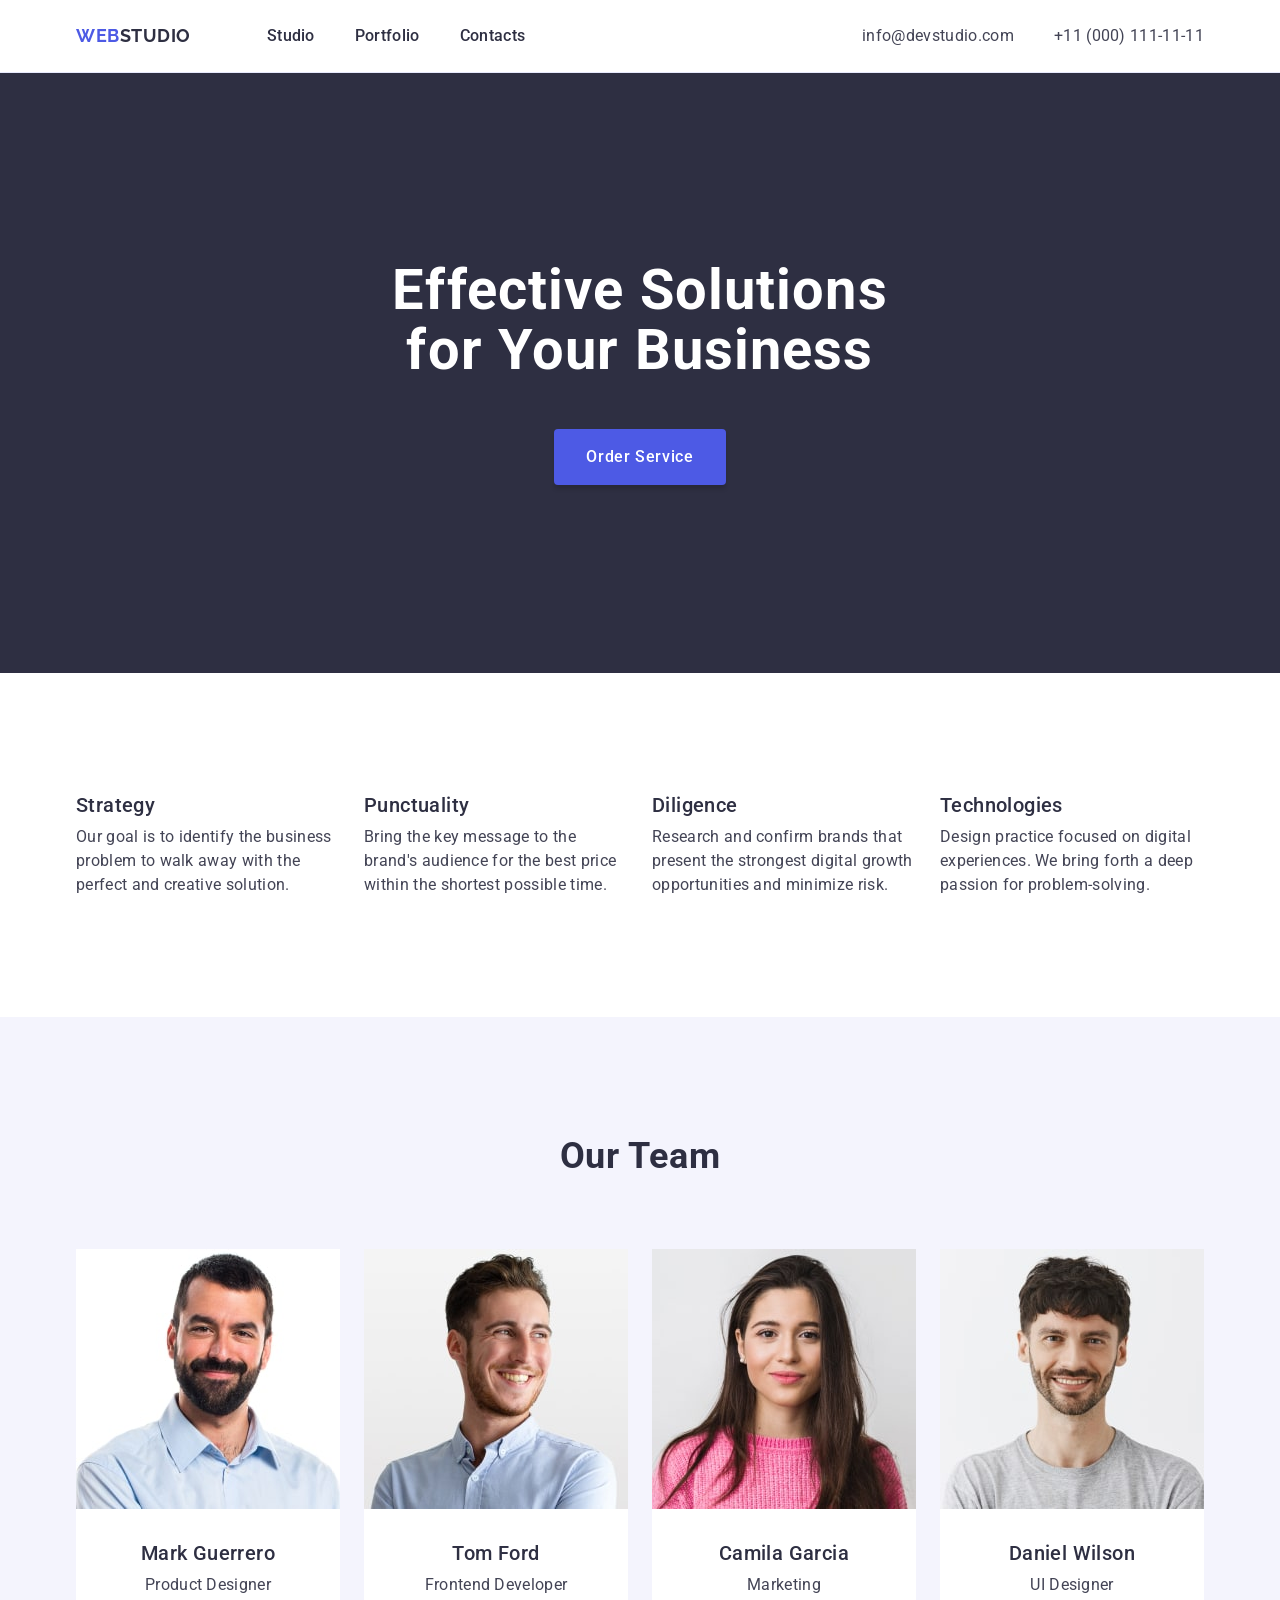
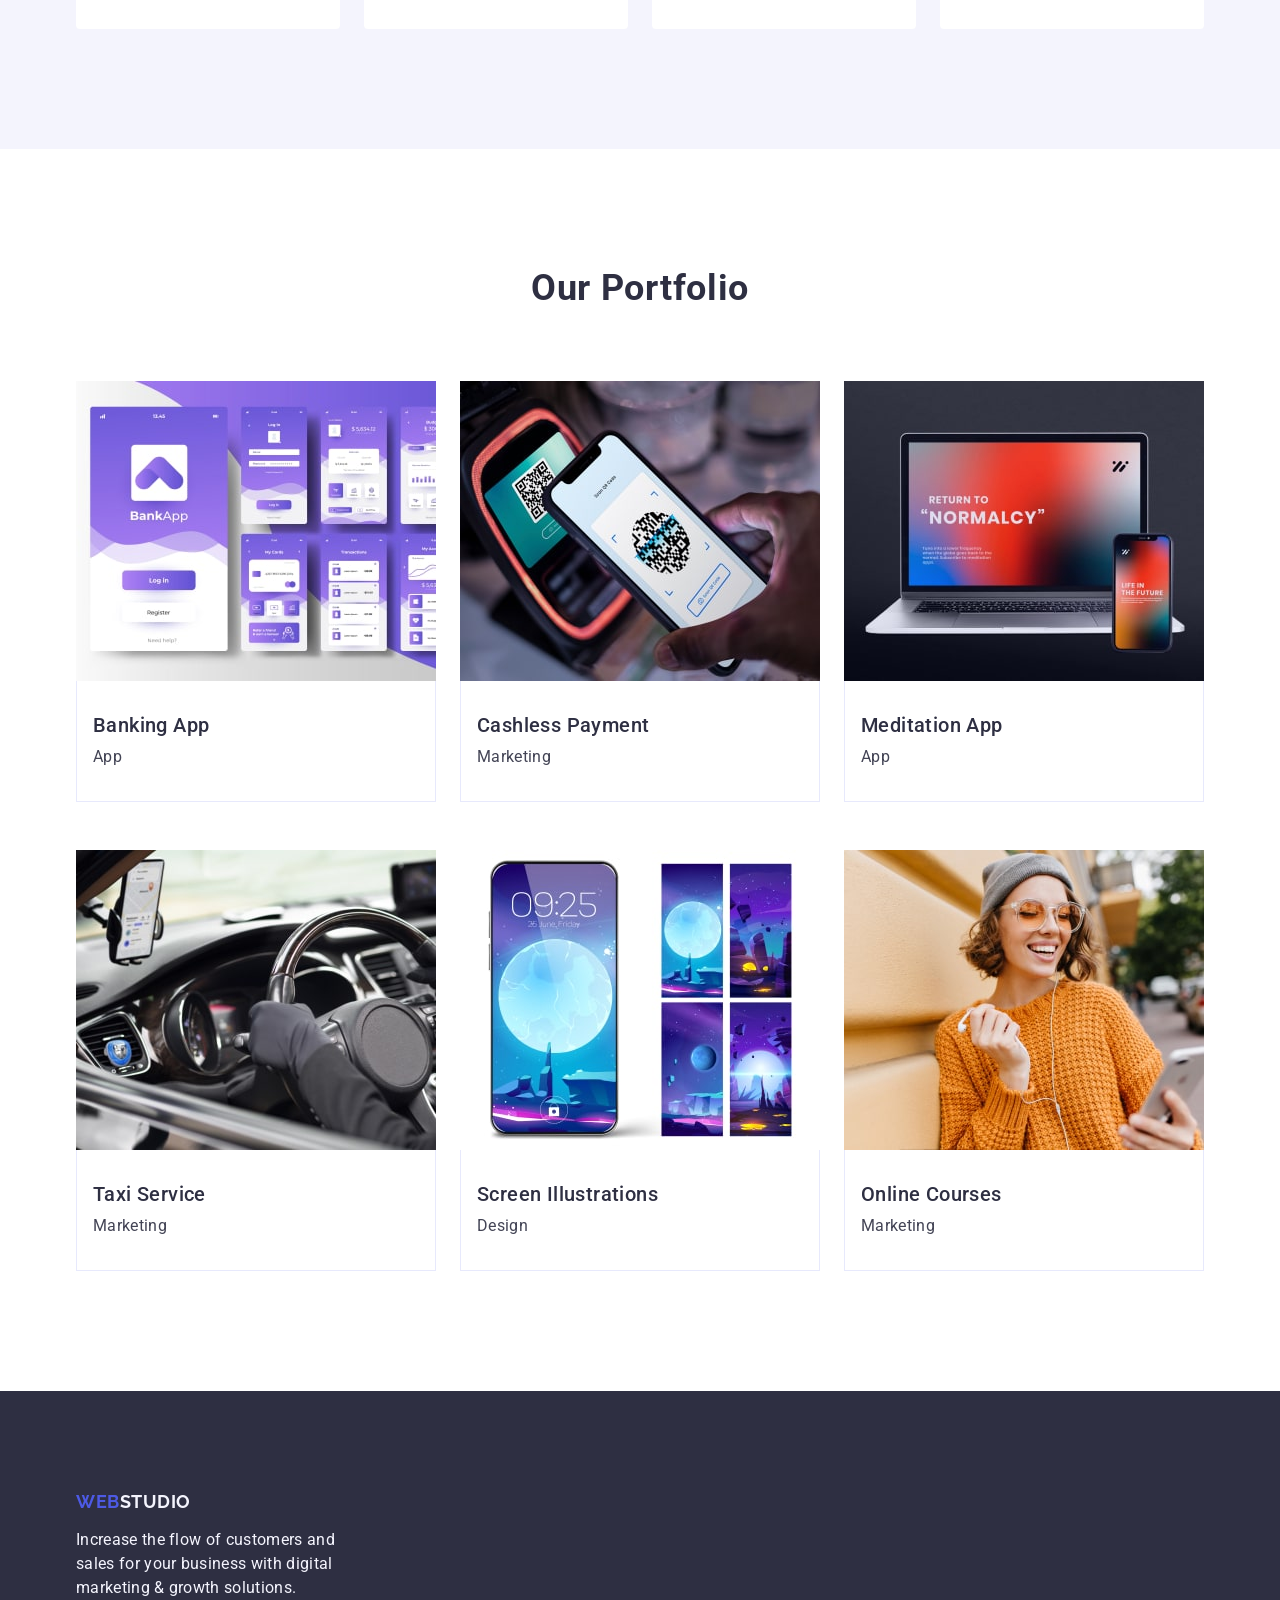
<file: index.html>
<!DOCTYPE html>
<html lang="en">
  <head>
    <meta charset="UTF-8" />
    <meta name="viewport" content="width=device-width, initial-scale=1.0" />
    <title>Web Studio</title>
    <link rel="preconnect" href="https://fonts.googleapis.com" />
    <link rel="preconnect" href="https://fonts.gstatic.com" crossorigin />
    <link
      href="https://fonts.googleapis.com/css2?family=Raleway:ital,wght@0,700;1,700&family=Roboto:wght@400;500;700&display=swap"
      rel="stylesheet"
    />
    <link
      rel="stylesheet"
      href="https://cdn.jsdelivr.net/npm/modern-normalize@2.0.0/modern-normalize.min.css"
    />
    <link
      rel="stylesheet"
      href="https://cdnjs.cloudflare.com/ajax/libs/modern-normalize/2.0.0/modern-normalize.min.css"
      integrity="sha512-4xo8blKMVCiXpTaLzQSLSw3KFOVPWhm/TRtuPVc4WG6kUgjH6J03IBuG7JZPkcWMxJ5huwaBpOpnwYElP/m6wg=="
      crossorigin="anonymous"
      referrerpolicy="no-referrer"
    />
    <link rel="stylesheet" href="./css/styles.css" />
  </head>
  <body>
    <header class="header">
      <div class="container header-container">
        <nav class="header-navigation">
          <a href="./index.html" class="header-logo">
            Web<span class="header-logo-italic">Studio</span>
          </a>
          <ul class="header-menu-list">
            <li class="header-menu-item">
              <a class="header-menu-link" href="./index.html">Studio</a>
            </li>
            <li class="header-menu-item">
              <a class="header-menu-link" href="">Portfolio</a>
            </li>
            <li class="header-menu-item">
              <a class="header-menu-link" href="">Contacts</a>
            </li>
          </ul>
        </nav>
        <address class="heder-address">
          <ul class="header-address-list">
            <li class="header-address-item">
              <a class="header-address-link" href="mailto:info@devstudio.com"
                >info@devstudio.com
              </a>
            </li>
            <li class="header-address-item">
              <a class="header-address-link" href="tel:+110001111111"
                >+11 (000) 111-11-11</a
              >
            </li>
          </ul>
        </address>
      </div>
    </header>
    <main>
      <section class="hero">
        <div class="container hero-container">
          <h1 class="hero-title">Effective Solutions for Your Business</h1>
          <button type="button" class="hero-btn">Order Service</button>
        </div>
      </section>

      <section class="features">
        <div class="container features-container">
          <h2 class="visually-hidden">Features</h2>
          <ul class="features-list">
            <li class="features-item">
              <h3 class="features-subtitle section-subtitle">Strategy</h3>
              <p class="features-text section-text">
                Our goal is to identify the business problem to walk away with
                the perfect and creative solution.
              </p>
            </li>
            <li class="features-item">
              <h3 class="features-subtitle section-subtitle">Punctuality</h3>
              <p class="features-text section-text">
                Bring the key message to the brand's audience for the best price
                within the shortest possible time.
              </p>
            </li>
            <li class="features-item">
              <h3 class="features-subtitle section-subtitle">Diligence</h3>
              <p class="features-text section-text">
                Research and confirm brands that present the strongest digital
                growth opportunities and minimize risk.
              </p>
            </li>
            <li class="features-item">
              <h3 class="features-subtitle section-subtitle">Technologies</h3>
              <p class="features-text section-text">
                Design practice focused on digital experiences. We bring forth a
                deep passion for problem-solving.
              </p>
            </li>
          </ul>
        </div>
      </section>
      <section class="section-team">
        <div class="container team-container">
          <h2 class="team section-title">Our Team</h2>
          <ul class="team-list">
            <li class="team-item">
              <img
                src="./images/team/img-1.jpg"
                alt="mark guerrero"
                width="264"
                height="260"
                class="team-images"
              />
              <div class="container team-card">
                <h3 class="team-subtitle section-subtitle">Mark Guerrero</h3>
                <p class="team-text section-text">Product Designer</p>
              </div>
            </li>
            <li class="team-item">
              <img
                src="./images/team/img-2.jpg"
                alt="tom ford"
                width="264"
                height="260"
                class="team-images"
              />
              <div class="container team-card">
                <h3 class="team-subtitle section-subtitle">Tom Ford</h3>
                <p class="team-text section-text">Frontend Developer</p>
              </div>
            </li>
            <li class="team-item">
              <img
                src="./images/team/img-3.jpg"
                alt="camila garcia"
                width="264"
                height="260"
                class="team-images"
              />
              <div class="container team-card">
                <h3 class="team-subtitle section-subtitle">Camila Garcia</h3>
                <p class="team-text section-text">Marketing</p>
              </div>
            </li>
            <li class="team-item">
              <img
                src="./images/team/img-4.jpg"
                alt="daniel wilson"
                width="264"
                height="260"
                class="team-images"
              />
              <div class="container team-card">
                <h3 class="team-subtitle section-subtitle">Daniel Wilson</h3>
                <p class="team-text section-text">UI Designer</p>
              </div>
            </li>
          </ul>
        </div>
      </section>
      <section class="section-portfolio">
        <div class="container portfolio-container">
          <h2 class="portfolio-title section-title">Our Portfolio</h2>
          <ul class="portfolio-list">
            <li class="portfolio-item">
              <img
                src="./images/team/portfolio/portfolio-1.jpg"
                alt="Banking App"
                width="360"
                height="300"
                class="portfolio-images"
              />
              <div class="portfolio-box">
                <h3 class="portfolio-subtitle section-subtitle">Banking App</h3>
                <p class="portfolio-text section-text">App</p>
              </div>
            </li>
            <li class="portfolio-item">
              <img
                src="./images/team/portfolio/portfolio-2.jpg"
                alt="Cashless Payment"
                width="360"
                height="300"
                class="portfolio-images"
              />
              <div class="portfolio-box">
                <h3 class="portfolio-subtitle section-subtitle">
                  Cashless Payment
                </h3>
                <p class="portfolio-text section-text">Marketing</p>
              </div>
            </li>
            <li class="portfolio-item">
              <img
                src="./images/team/portfolio/portfolio-3.jpg"
                alt="Meditation App"
                width="360"
                height="300"
                class="portfolio-images"
              />
              <div class="portfolio-box">
                <h3 class="portfolio-subtitle section-subtitle">
                  Meditation App
                </h3>
                <p class="portfolio-text section-text">App</p>
              </div>
            </li>
            <li class="portfolio-item">
              <img
                src="./images/team/portfolio/portfolio-4.jpg"
                alt="Taxi Service"
                width="360"
                height="300"
                class="portfolio-images"
              />
              <div class="portfolio-box">
                <h3 class="portfolio-subtitle section-subtitle">
                  Taxi Service
                </h3>
                <p class="portfolio-text section-text">Marketing</p>
              </div>
            </li>
            <li class="portfolio-item">
              <img
                src="./images/team/portfolio/portfolio-5.jpg"
                alt="Screen Illustrations"
                width="360"
                height="300"
                class="portfolio-images"
              />
              <div class="portfolio-box">
                <h3 class="portfolio-subtitle section-subtitle">
                  Screen Illustrations
                </h3>
                <p class="portfolio-text section-text">Design</p>
              </div>
            </li>
            <li class="portfolio-item">
              <img
                src="./images/team/portfolio/portfolio-6.jpg"
                alt="Online Courses"
                width="360"
                height="300"
                class="portfolio-images"
              />
              <div class="portfolio-box">
                <h3 class="portfolio-subtitle section-subtitle">
                  Online Courses
                </h3>
                <p class="portfolio-text section-text">Marketing</p>
              </div>
            </li>
          </ul>
        </div>
      </section>
    </main>
    <footer class="footer">
      <div class="container footer-container">
        <a class="footer-logo" href="./index.html">
          Web<span class="footer-logo-italic">Studio</span>
        </a>
        <p class="footer-text section-text">
          Increase the flow of customers and sales for your business with
          digital marketing & growth solutions.
        </p>
      </div>
    </footer>
  </body>
</html>
</file>
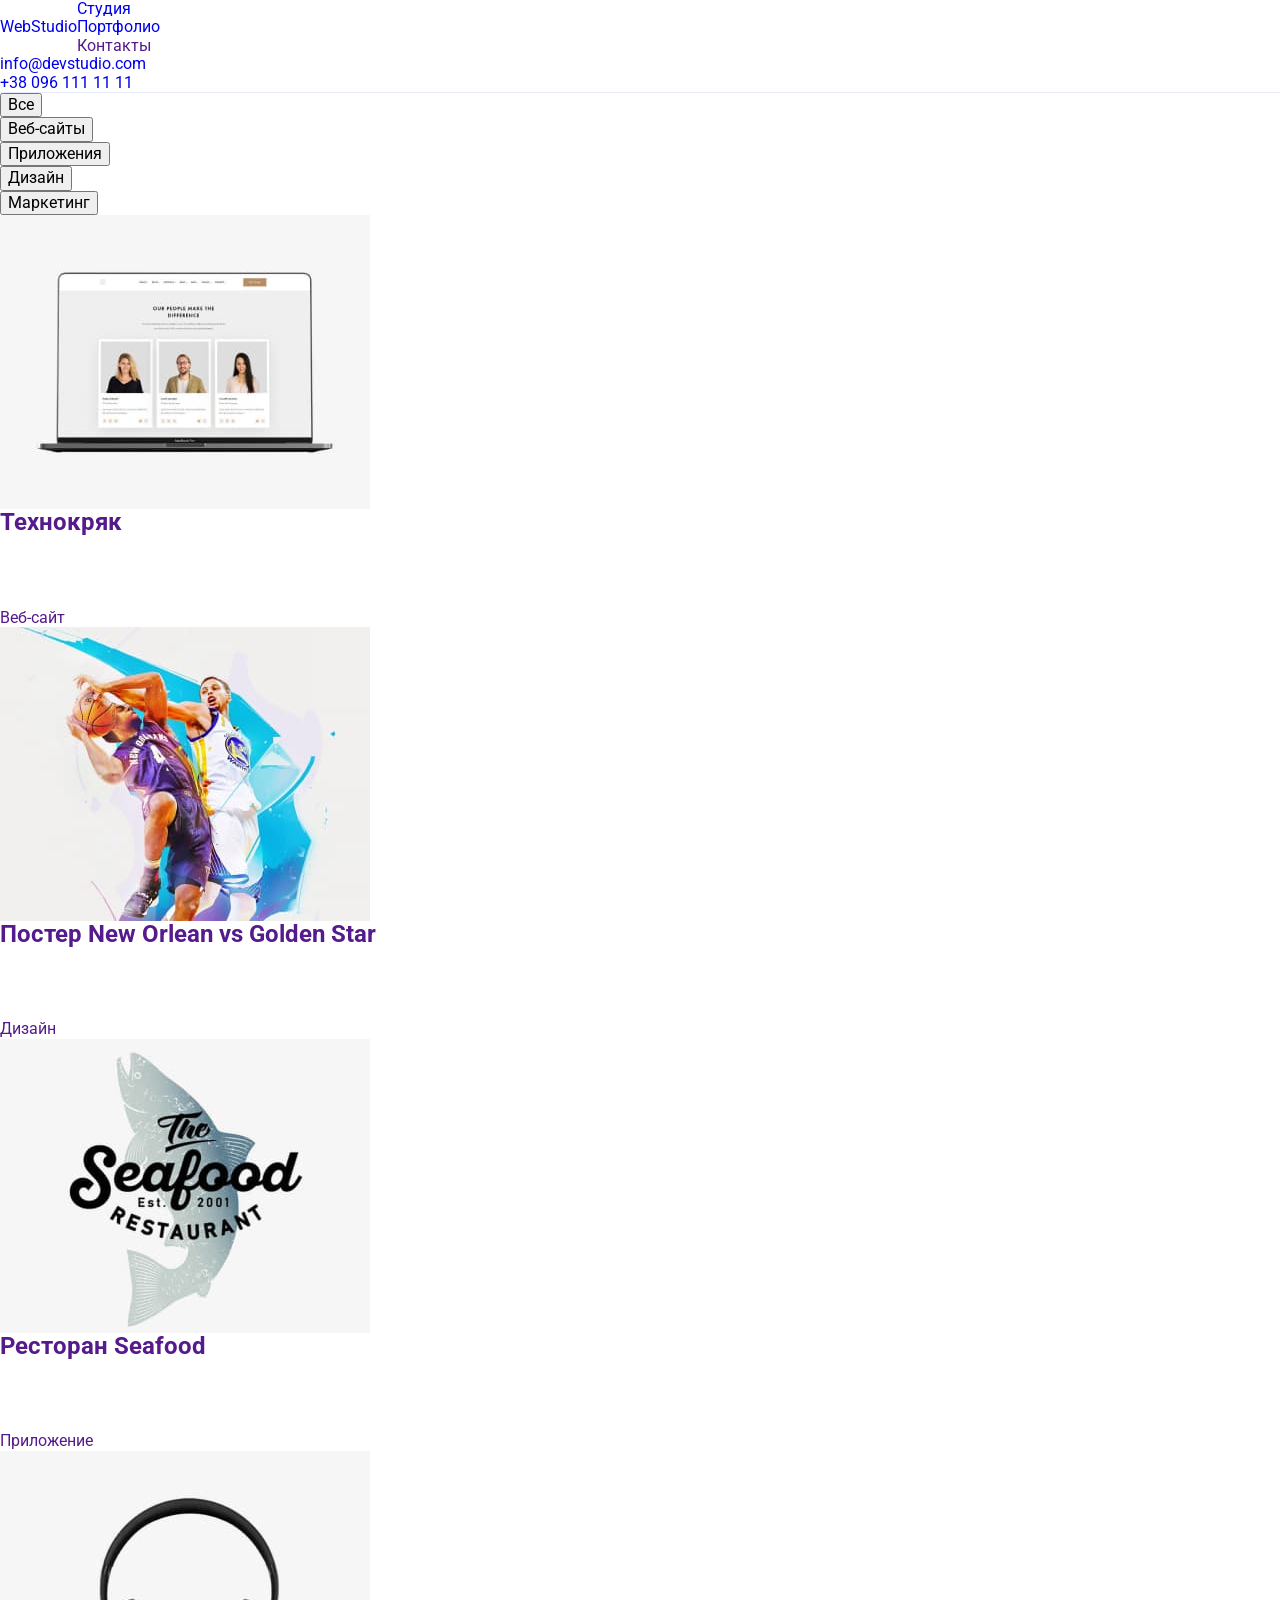
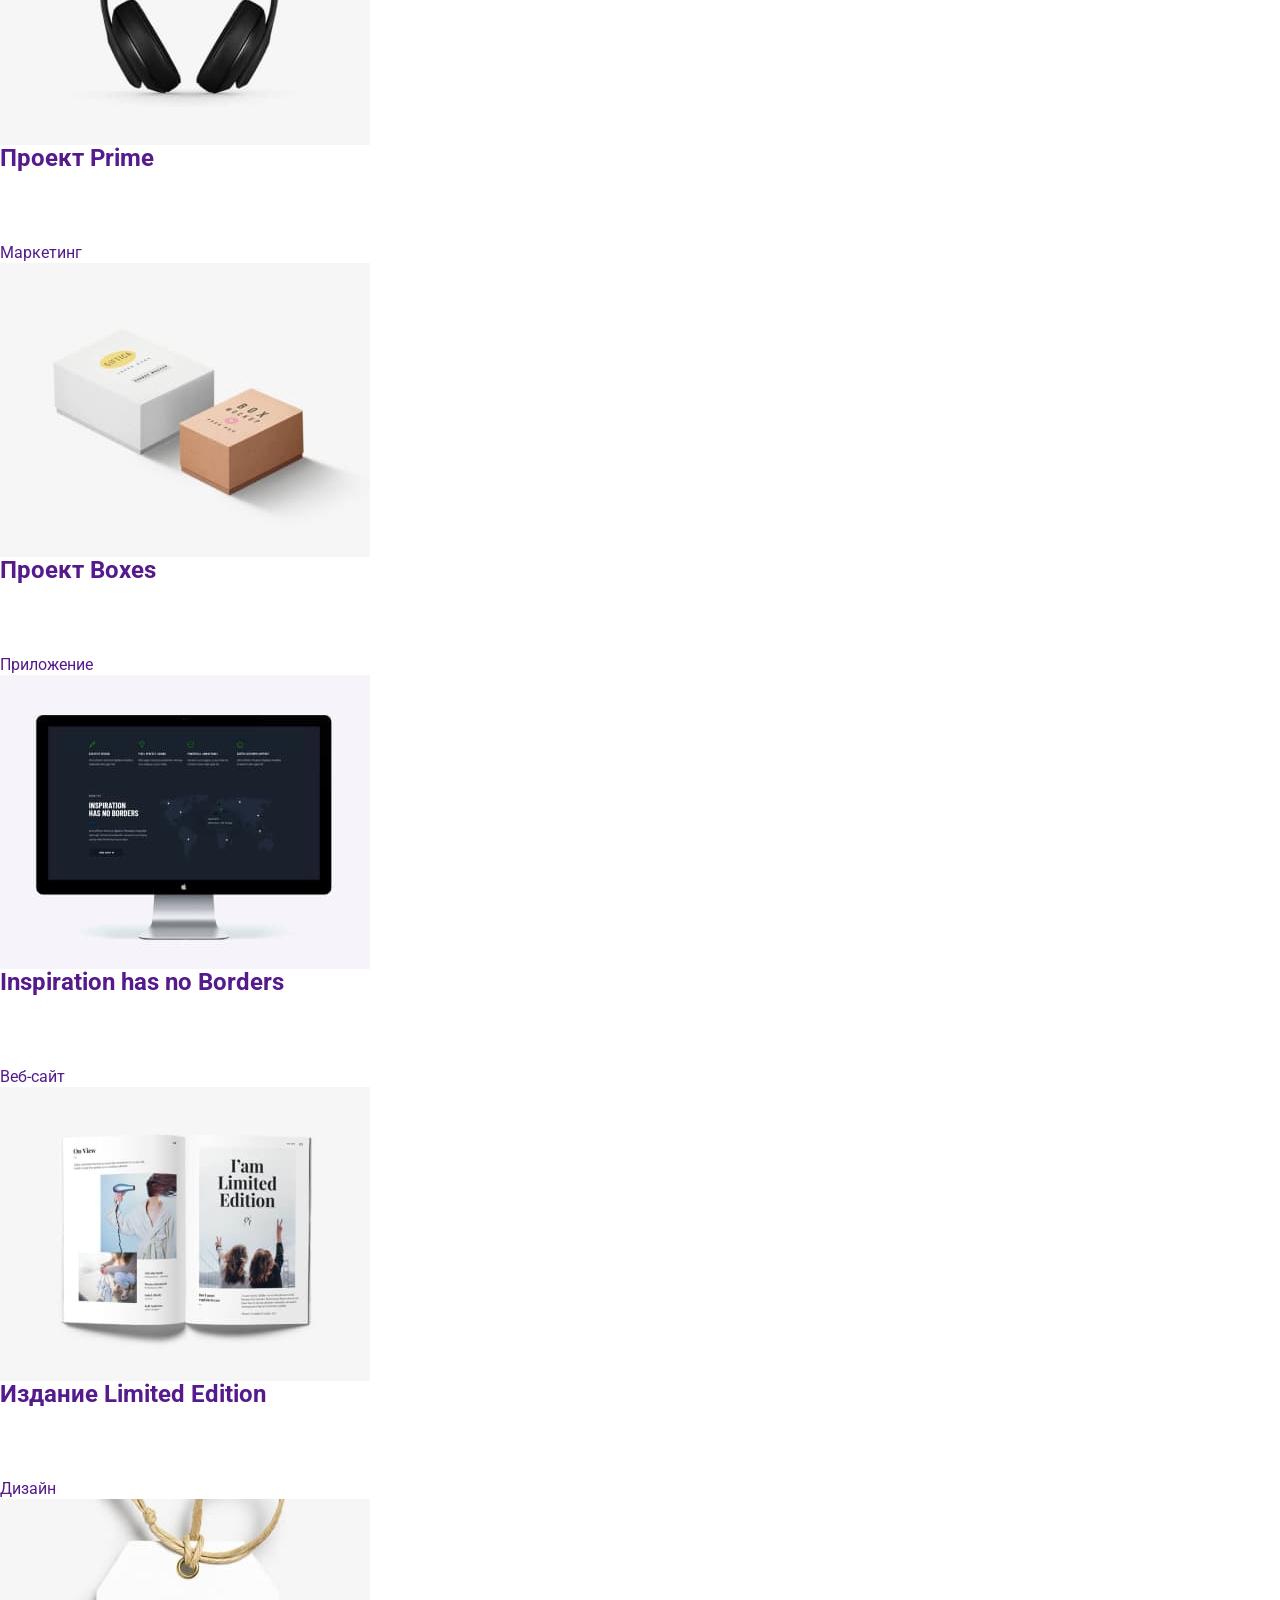
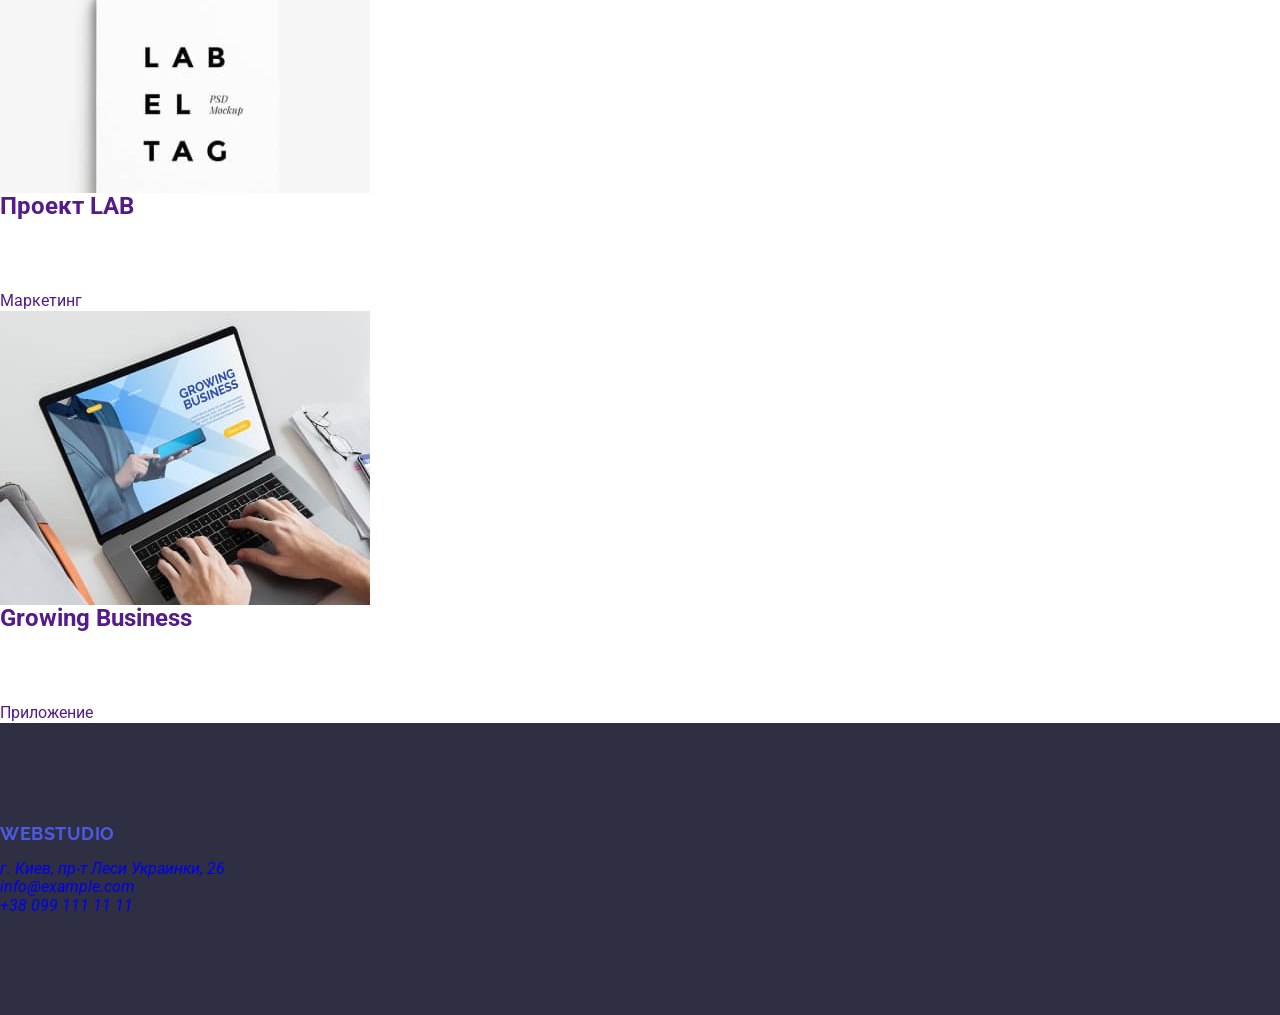
<file: portfolio.html>
<!DOCTYPE html>
<html lang="ru">
  <head>
    <meta charset="UTF-8" />
    <meta http-equiv="X-UA-Compatible" content="IE=edge" />
    <meta name="viewport" content="width=device-width, initial-scale=1.0" />
    <link rel="preconnect" href="https://fonts.googleapis.com" />
    <link rel="preconnect" href="https://fonts.gstatic.com" crossorigin />
    <link
      href="https://fonts.googleapis.com/css2?family=Raleway:wght@700&family=Roboto:wght@400;500;700;900&display=swap"
      rel="stylesheet"
    />
    <link
      rel="stylesheet"
      href="https://cdnjs.cloudflare.com/ajax/libs/modern-normalize/1.1.0/modern-normalize.min.css"
      integrity="sha512-wpPYUAdjBVSE4KJnH1VR1HeZfpl1ub8YT/NKx4PuQ5NmX2tKuGu6U/JRp5y+Y8XG2tV+wKQpNHVUX03MfMFn9Q=="
      crossorigin="anonymous"
      referrerpolicy="no-referrer"
    />
    <title>Web Studio</title>
    <link
      rel="stylesheet"
      href="./css/styles.css
    "
    />
  </head>
  <body>
    <header class="header">
      <div class="conteiner main-nav">
        <nav class="header-navigation">
          <a href="./index.html" class="logo logo-header link"
            >Web<span class="studio">Studio </span></a
          >
          <ul class="header-list list">
            <li class="header-item">
              <a href="./index.html" class="header-link link">Студия</a>
            </li>
            <li class="header-item">
              <a href="./portfolio.html" class="header-link link current"
                >Портфолио</a
              >
            </li>
            <li class="header-item">
              <a href="" class="header-link link">Контакты</a>
            </li>
          </ul>
        </nav>
        <ul class="header-contact list">
          <li class="header-contact-item">
            <a href="mailto:info@devstudio.com" class="header-contact-link link"
              >info@devstudio.com</a
            >
          </li>
          <li class="header-contact-item">
            <a href="tel:+380961111111" class="header-contact-link link"
              >+38 096 111 11 11</a
            >
          </li>
        </ul>
      </div>
    </header>

    <main>
      <!-- Портфоліо -->
      <section class="section">
        <div class="conteiner">
          <h1 class="visually-hidden">Портфоліо</h1>
          <ul class="portfollio-list list">
            <li class="portfolio-item">
              <button class="btn" type="button">Все</button>
            </li>
            <li class="portfolio-item">
              <button class="btn" type="button">Веб-сайты</button>
            </li>
            <li class="portfolio-item">
              <button class="btn" type="button">Приложения</button>
            </li>
            <li class="portfolio-item">
              <button class="btn" type="button">Дизайн</button>
            </li>
            <li class="portfolio-item">
              <button class="btn" type="button">Маркетинг</button>
            </li>
          </ul>
          <ul class="portfolio-picture list">
            <li class="portfolio-picture-item">
              <a class="portfolio-link link" href="">
                <img
                  class="portfolio-picture"
                  src="./portfolio/img1.jpg"
                  alt=""
                />
                <div class="portfolio-conect">
                  <h2 class="portfolio-title">Технокряк</h2>
                  <p class="portfolio-text">Веб-сайт</p>
                </div>
              </a>
            </li>

            <li class="portfolio-picture-item">
              <a class="portfolio-link link" href="">
                <img
                  class="portfolio-picture"
                  src="./portfolio/img2.jpg"
                  alt=""
                />
                <div class="portfolio-conect">
                  <h2 class="portfolio-title">
                    Постер New Orlean vs Golden Star
                  </h2>
                  <p class="portfolio-text">Дизайн</p>
                </div>
              </a>
            </li>

            <li class="portfolio-picture-item">
              <a class="portfolio-link link" href="">
                <img
                  class="portfolio-picture"
                  src="./portfolio/img3.jpg"
                  alt=""
                />
                <div class="portfolio-conect">
                  <h2 class="portfolio-title">Ресторан Seafood</h2>
                  <p class="portfolio-text">Приложение</p>
                </div>
              </a>
            </li>

            <li class="portfolio-picture-item">
              <a class="portfolio-link link" href="">
                <img
                  class="portfolio-picture"
                  src="./portfolio/img4.jpg"
                  alt=""
                />
                <div class="portfolio-conect">
                  <h2 class="portfolio-title">Проект Prime</h2>
                  <p class="portfolio-text">Маркетинг</p>
                </div>
              </a>
            </li>
            <li class="portfolio-picture-item">
              <a class="portfolio-link link" href="">
                <img
                  class="portfolio-picture"
                  src="./portfolio/img5.jpg"
                  alt=""
                />
                <div class="portfolio-conect">
                  <h2 class="portfolio-title">Проект Boxes</h2>
                  <p class="portfolio-text">Приложение</p>
                </div>
              </a>
            </li>

            <li class="portfolio-picture-item">
              <a class="portfolio-link link" href="">
                <img
                  class="portfolio-picture"
                  src="./portfolio/img6.jpg"
                  alt=""
                />
                <div class="portfolio-conect">
                  <h2 class="portfolio-title">Inspiration has no Borders</h2>
                  <p class="portfolio-text">Веб-сайт</p>
                </div>
              </a>
            </li>

            <li class="portfolio-picture-item">
              <a class="portfolio-link link" href="">
                <img
                  class="portfolio-picture"
                  src="./portfolio/img7.jpg"
                  alt=""
                />
                <div class="portfolio-conect box">
                  <h2 class="portfolio-title">Издание Limited Edition</h2>
                  <p class="portfolio-text">Дизайн</p>
                </div>
              </a>
            </li>

            <li class="portfolio-picture-item">
              <a class="portfolio-link link" href="">
                <img
                  class="portfolio-picture"
                  src="./portfolio/img8.jpg"
                  alt=""
                />
                <div class="portfolio-conect box">
                  <h2 class="portfolio-title">Проект LAB</h2>
                  <p class="portfolio-text">Маркетинг</p>
                </div>
              </a>
            </li>

            <li class="portfolio-picture-item">
              <a class="portfolio-link link" href="">
                <img
                  class="portfolio-picture"
                  src="./portfolio/img9.jpg"
                  alt=""
                />
                <div class="portfolio-conect box">
                  <h2 class="portfolio-title">Growing Business</h2>
                  <p class="portfolio-text">Приложение</p>
                </div>
              </a>
            </li>
          </ul>
        </div>
      </section>
    </main>
    <footer class="footer">
      <div class="conteiner">
        <a href="" class="logo link footer-logo"
          >Web<span class="studio-footer">Studio </span>
        </a>
        <address class="footer-address">
          <ul class="footer-address list">
            <li class="footer-address-item link">
              <a
                class="footer-link link address-link"
                href="https://goo.gl/maps/RfcwsnExLFUihrQw7"
                target="_blank"
                rel=" noopener noindex nofollow"
                >г. Киев, пр-т Леси Украинки, 26</a
              >
            </li>
            <li class="footer-address-item">
              <a
                class="footer-link link contact-link"
                href="mailto:info@example.com"
                >info@example.com</a
              >
            </li>
            <li class="footer-address-item">
              <a class="footer-link link contact-link" href="tel:+380991111111"
                >+38 099 111 11 11</a
              >
            </li>
          </ul>
        </address>
      </div>
    </footer>
  </body>
</html>
</file>
<file: css/styles.css>
body {
  font-family: "Roboto", sans-serif;
  /* second-family: "Raleway", sans-serif; */
  background-color: #fff;
  color: #434455;
}
/* Reset  */
ul {
  list-style-type: none;
  margin: 0;
  padding: 0;
}

h1,
h2,
h3,
h4,
h5,
h6,
p {
  margin: 0;
}

a {
  text-decoration: none;
}

button {
  cursor: pointer;
}

img {
  display: block;
}

.visually-hidden {
  position: absolute;
  width: 1px;
  height: 1px;
  margin: -1px;
  border: 0;
  padding: 0;
  white-space: nowrap;
  clip-path: inset(100%);
  clip: rect(0 0 0 0);
  overflow: hidden;
}
/*   Common   */
.container {
  max-width: 1158px;
  padding: 0 15px;
  margin: 0 auto;
}

.section-title {
  font-weight: 700;
  font-size: 36px;
  line-height: 111%;
  letter-spacing: 0.02em;
  text-align: center;
  color: #2e2f42;
  text-transform: capitalize;
}

.section-subtitle {
  font-weight: 500;
  font-size: 20px;
  line-height: 120%;
  letter-spacing: 0.02em;
  color: #2e2f42;
}

.section-text {
  font-size: 16px;
  line-height: 150%;
  letter-spacing: 0.02em;
  color: #434455;
}

/* HEADER */
.header {
  border-bottom: 1px solid #e7e9fc;
}

.header-container {
  display: flex;
}

.header-navigation {
  display: flex;
  align-items: center;
}

.header-logo {
  font-family: "Raleway", sans-serif;
  font-weight: 700;
  font-size: 18px;
  line-height: 117%;
  letter-spacing: 0.03em;
  text-transform: uppercase;
  color: #4d5ae5;
  margin-right: 76px;
  padding: 24px 0;
  display: inline-block;
}

.header-logo-italic {
  color: #2e2f42;
}

.header-menu-list {
  display: flex;
  align-items: center;
  gap: 40px;
}

.header-menu-link {
  display: block;
  font-weight: 500;
  font-size: 16px;
  line-height: 150%;
  letter-spacing: 0.02em;
  color: #2e2f42;
  padding: 24px 0;
}
.header-menu-link:hover,
.header-menu-link:focus {
  color: #404bbf;
}

.header-menu-item {
}

.heder-address {
  font-style: normal;
  margin-left: auto;
}

.header-address-list {
  display: flex;
  align-items: center;
  gap: 40px;
}

.header-address-item {
}

.header-address-link {
  display: block;
  font-weight: 400;
  font-size: 16px;
  line-height: 150%;
  letter-spacing: 0.02em;
  color: #434455;
  padding: 24px 0;
}

.header-address-link:hover,
.header-address-link:focus {
  color: #404bbf;
}

/* HERO */
.hero-container {
}

.hero {
  background-color: #2e2f42;
  padding-top: 188px;
  padding-bottom: 188px;
}

.hero-title {
  max-width: 496px;
  font-weight: 700;
  font-size: 56px;
  line-height: 107%;
  letter-spacing: 0.02em;
  text-align: center;
  color: #fff;
  margin-left: auto;
  margin-right: auto;
  margin-bottom: 48px;
}

.hero-btn {
  display: block;
  min-width: 169px;
  white-space: nowrap;
  border-radius: 4px;
  font-family: inherit;
  font-weight: 500;
  font-size: 16px;
  line-height: 150%;
  letter-spacing: 0.04em;
  color: #fff;
  background: #4d5ae5;
  padding: 16px 32px;
  margin: 0 auto;
  border: none;
  box-shadow: 0 4px 4px 0 rgba(0, 0, 0, 0.15);
}
.hero-btn:hover,
.hero-btn:focus {
  background-color: #404bbf;
}
/* FEATURES */

.features {
  padding-top: 120px;
  padding-bottom: 120px;
}

.features-container {
  display: flex;
  align-items: center;
}

.features-list {
  display: flex;
  gap: 24px;
}
.features-item {
  flex-basis: calc((100% - 72px) / 4);
}

.features-subtitle {
  margin-bottom: 8px;
}

.features-text {
}
/* TEAM */
.section-team {
  background-color: #f4f4fd;
  padding-top: 120px;
  padding-bottom: 120px;
}

.team-container {
}

.team {
  margin-bottom: 72px;
}

.team-list {
  display: flex;
  align-items: center;
  gap: 24px;
}
.team-item {
  background-color: #fff;
  border-radius: 0 0 4px 4px;
}

.team-images {
}

.team-subtitle {
  text-align: center;
  white-space: nowrap;
  margin-bottom: 8px;
}
.team-card {
  padding: 32px 0;
}

.team-text {
  text-align: center;
}

/* PORTFOLIO */

.section-portfolio {
  background-color: #fff;
  padding-top: 120px;
  padding-bottom: 120px;
}

.portfolio-container {
}

.portfolio-title {
  margin-bottom: 72px;
}

.portfolio-list {
  display: flex;
  align-items: center;
  flex-wrap: wrap;
  gap: 48px 24px;
}

.portfolio-item {
  width: calc((100% - 48px) / 3);
}

.portfolio-images {
}

.portfolio-box {
  border: 1px solid #e7e9fc;
  border-top: none;
  padding: 32px 16px;
}

.portfolio-subtitle {
  margin-bottom: 8px;
}

.portfolio-text {
}

/* FOOTER */
.footer {
  background-color: #2e2f42;
  padding: 100px 0;
}

.footer-container {
}

.footer-logo-italic {
  font-family: "Raleway", sans-serif;
  font-weight: 700;
  font-size: 18px;
  line-height: 117%;
  letter-spacing: 0.03em;
  text-transform: uppercase;
  color: #f4f4fd;
}

.footer-logo {
  display: inline-block;
  font-family: "Raleway", sans-serif;
  font-weight: 700;
  font-size: 18px;
  line-height: 117%;
  letter-spacing: 0.03em;
  text-transform: uppercase;
  color: #4d5ae5;
  margin-bottom: 16px;
}
.footer-text {
  color: #f4f4fd;
  max-width: 264px;
}
</file>
